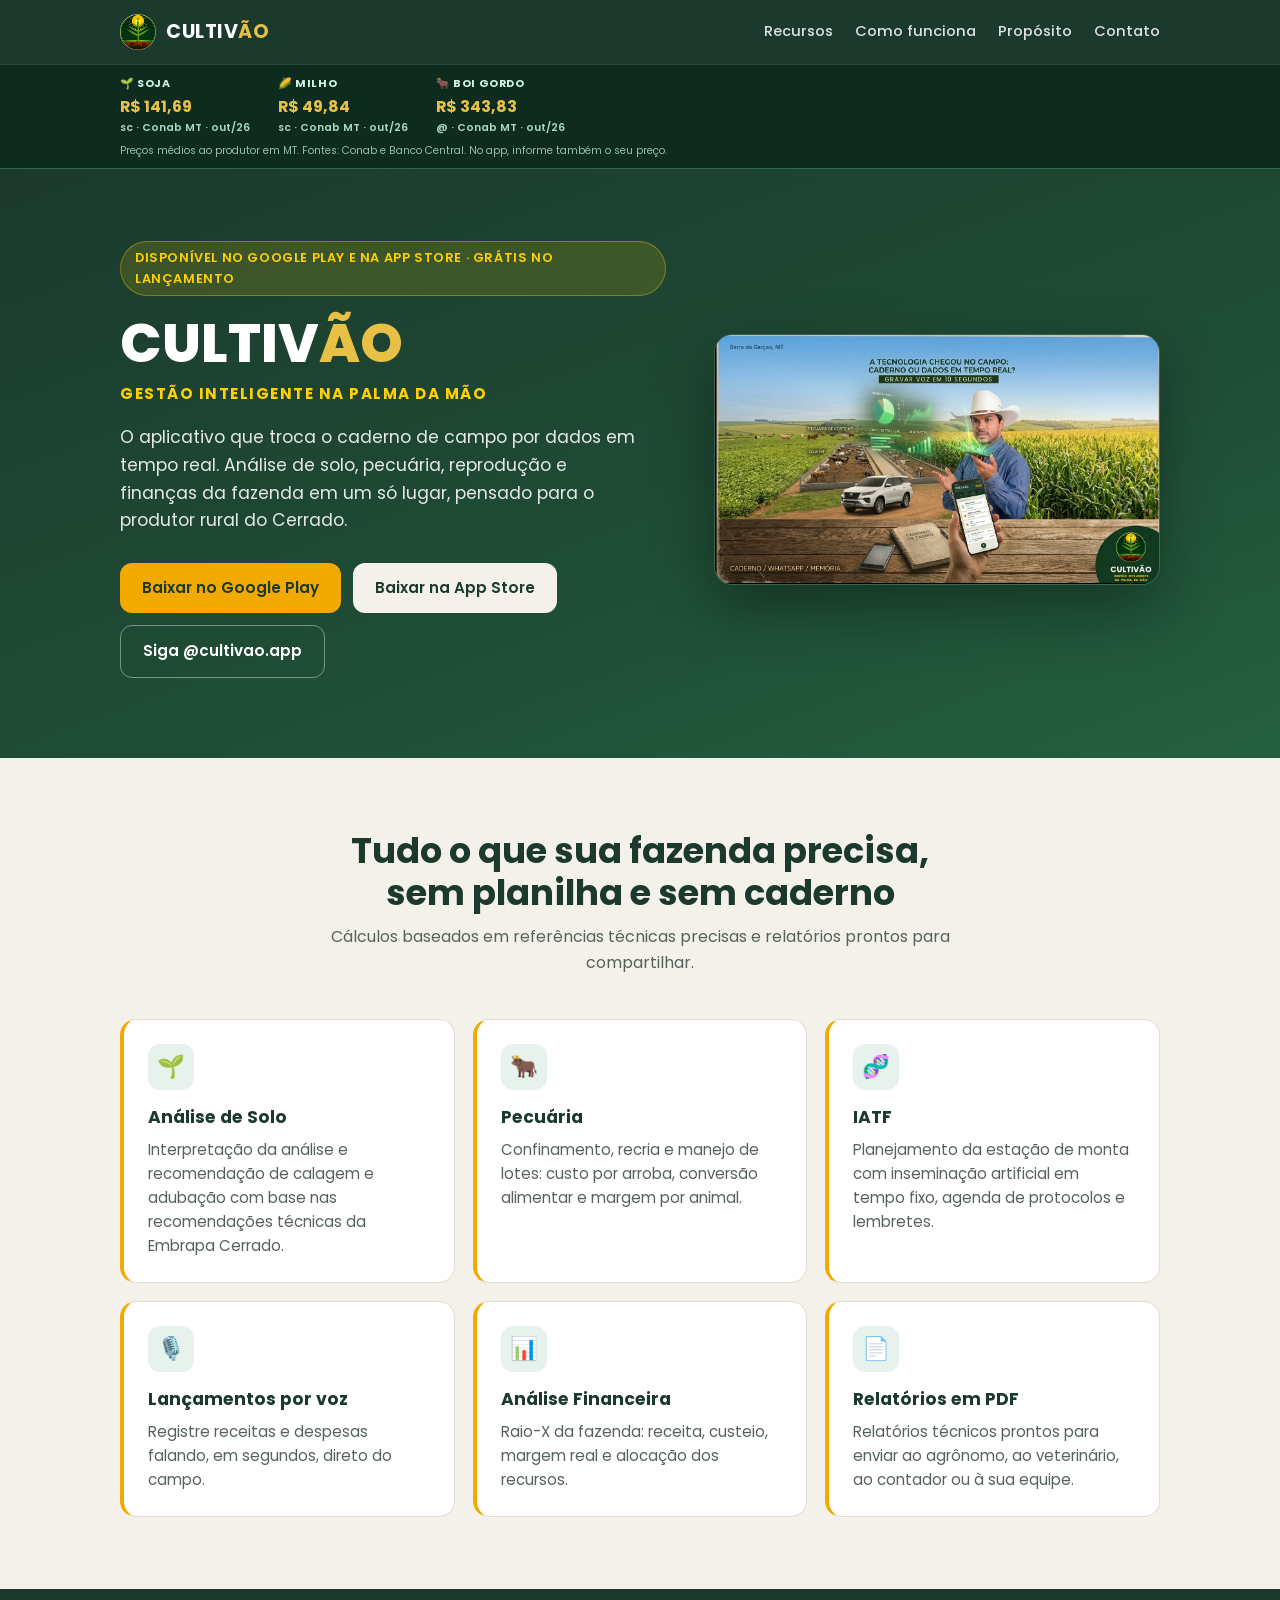
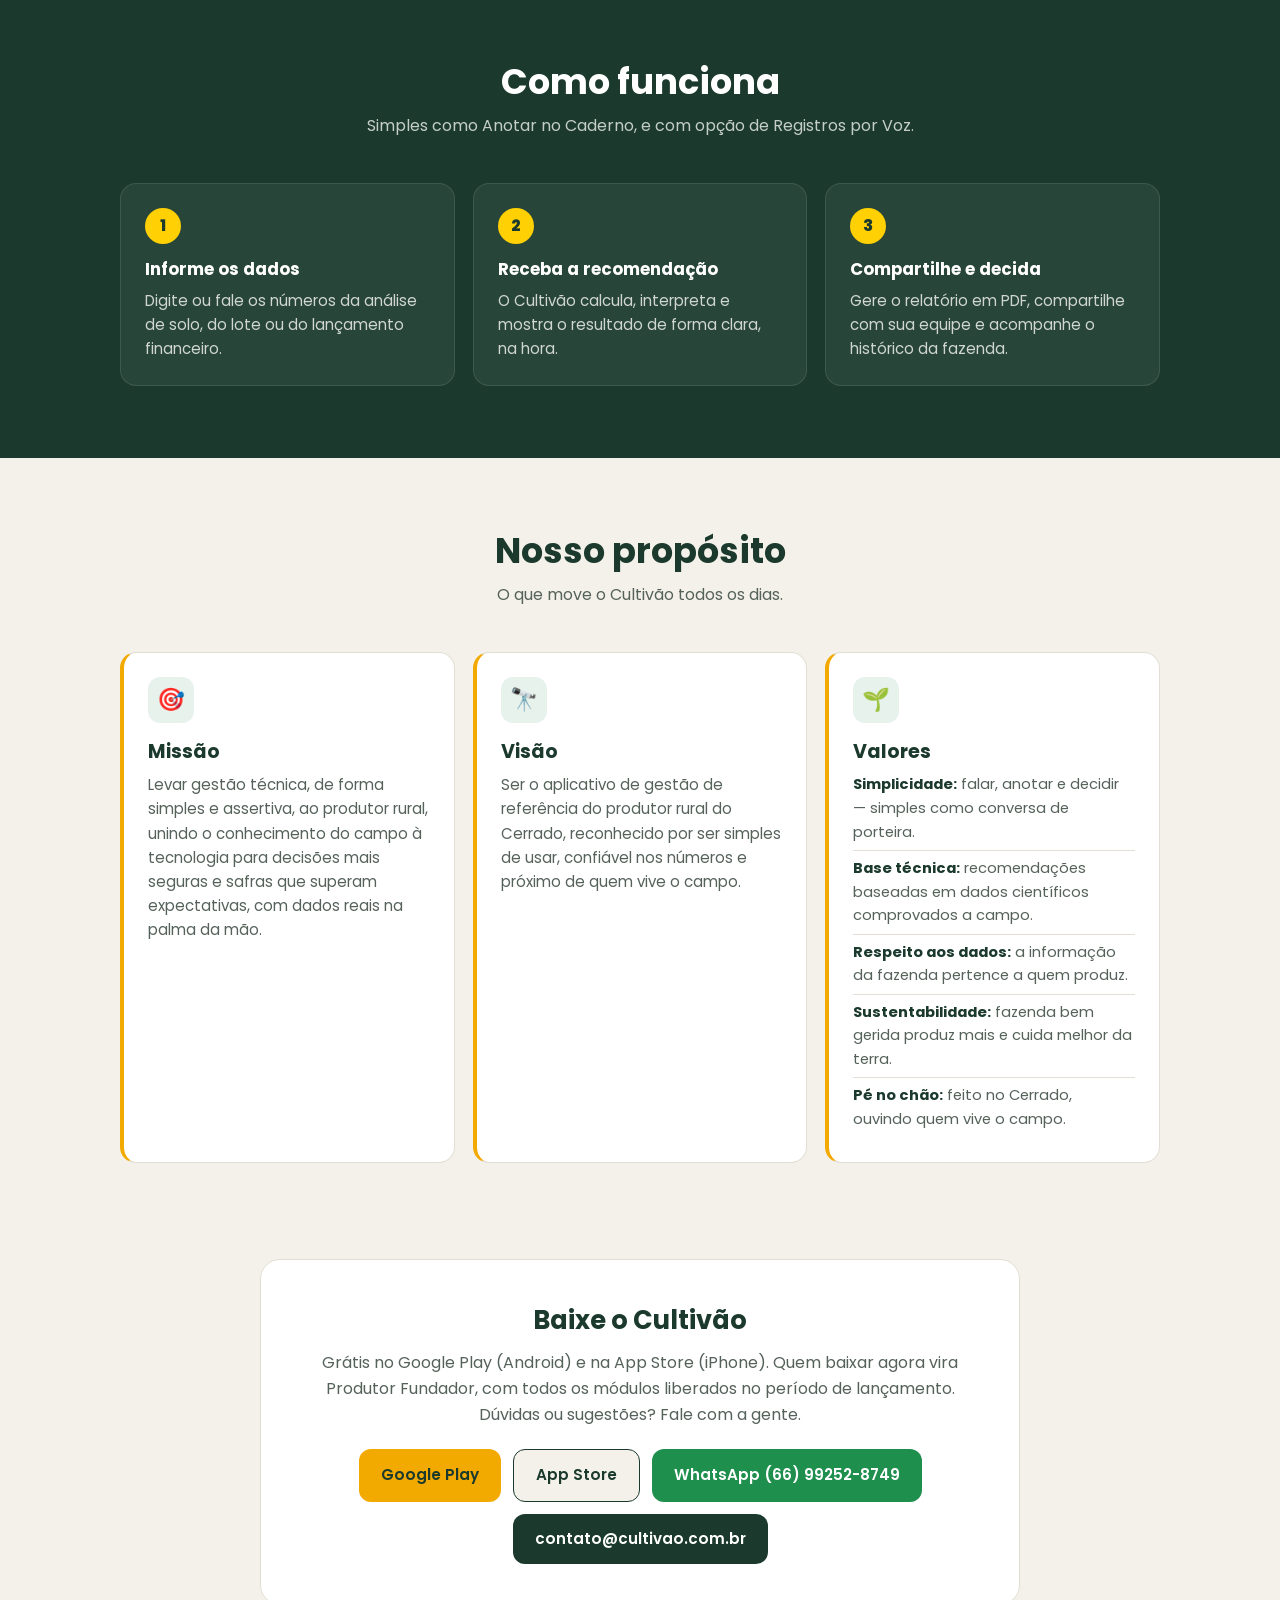
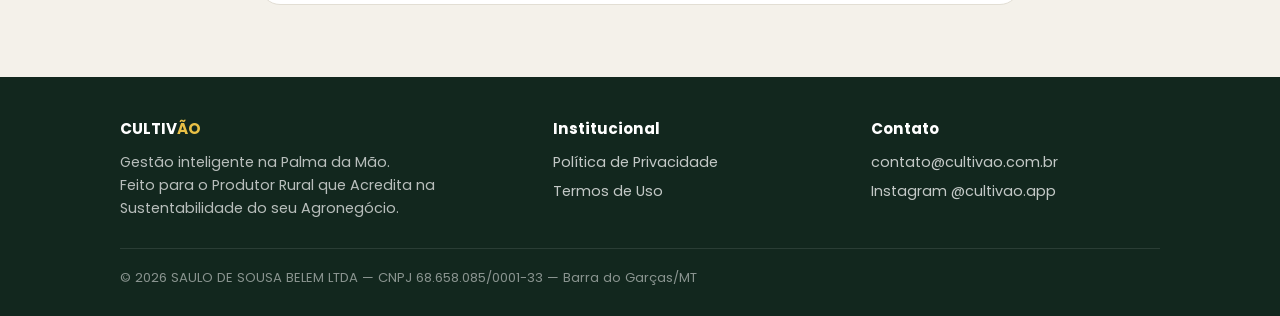
<file: index.html>
<!DOCTYPE html>
<html lang="pt-BR">
<head>
  <meta charset="UTF-8">
  <meta name="viewport" content="width=device-width, initial-scale=1.0">
  <title>Cultivão — Gestão inteligente na palma da mão</title>
  <meta name="description" content="Cultivão é o aplicativo de gestão para o produtor rural do Cerrado: análise de solo com base na Embrapa Cerrado, pecuária, IATF, lançamentos por voz e análise financeira da fazenda.">
  <meta property="og:title" content="Cultivão — Gestão inteligente na palma da mão">
  <meta property="og:description" content="Análise de solo, pecuária, IATF e finanças da fazenda em um só aplicativo.">
  <meta property="og:image" content="https://www.cultivao.com.br/capa.jpg">
  <meta property="og:url" content="https://www.cultivao.com.br/">
  <link rel="canonical" href="https://www.cultivao.com.br/">
  <link rel="icon" href="favicon.png" type="image/png">
  <link rel="apple-touch-icon" href="apple-touch-icon.png">
  <link rel="preconnect" href="https://fonts.googleapis.com">
  <link rel="preconnect" href="https://fonts.gstatic.com" crossorigin>
  <link href="https://fonts.googleapis.com/css2?family=Poppins:wght@400;500;600;700;800&display=swap" rel="stylesheet">
  <link rel="stylesheet" href="style.css">
</head>
<body>

<header class="topo">
  <div class="container">
    <a class="marca" href="./"><img src="logo.png" alt="Logo do Cultivão"><span>CULTIV<span class="ao">ÃO</span></span></a>
    <nav class="menu">
      <a href="#recursos">Recursos</a>
      <a class="opcional" href="#como-funciona">Como funciona</a>
      <a class="opcional" href="#proposito">Propósito</a>
      <a href="#contato">Contato</a>
    </nav>
  </div>
</header>

<div class="cotacoes" aria-label="Cotações">
  <div class="container">
    <div class="cot-lista">
      <div class="cot" id="cot-dolar-box"><span class="cot-nome">💵 DÓLAR</span><span class="cot-valor" id="cot-dolar">…</span><span class="cot-fonte" id="cot-dolar-f">PTAX · BCB</span></div>
      <div class="cot"><span class="cot-nome">🌱 SOJA</span><span class="cot-valor" id="cot-soja">…</span><span class="cot-fonte" id="cot-soja-f">sc 60 kg · Conab MT</span></div>
      <div class="cot"><span class="cot-nome">🌽 MILHO</span><span class="cot-valor" id="cot-milho">…</span><span class="cot-fonte" id="cot-milho-f">sc 60 kg · Conab MT</span></div>
      <div class="cot"><span class="cot-nome">🐂 BOI GORDO</span><span class="cot-valor" id="cot-boi">…</span><span class="cot-fonte" id="cot-boi-f">@ · Conab MT</span></div>
    </div>
    <div class="cot-nota">Preços médios ao produtor em MT. Fontes: Conab e Banco Central. No app, informe também o seu preço.</div>
  </div>
</div>

<main>
  <section class="hero">
    <div class="container">
      <div>
        <span class="selo">Disponível no Google Play e na App Store · grátis no lançamento</span>
        <h1>CULTIV<span class="ao">ÃO</span></h1>
        <div class="slogan">Gestão inteligente na palma da mão</div>
        <p class="lead">O aplicativo que troca o caderno de campo por dados em tempo real. Análise de solo, pecuária, reprodução e finanças da fazenda em um só lugar, pensado para o produtor rural do Cerrado.</p>
        <div class="botoes">
          <a class="btn btn-primario" href="https://play.google.com/store/apps/details?id=com.sauloviola.agrossb" target="_blank" rel="noopener">Baixar no Google Play</a>
          <a class="btn btn-primario" href="https://apps.apple.com/br/app/id6829585805" target="_blank" rel="noopener" style="background:#F4F1EA">Baixar na App Store</a>
          <a class="btn btn-secundario" href="https://instagram.com/cultivao.app" target="_blank" rel="noopener">Siga @cultivao.app</a>
        </div>
      </div>
      <div class="hero-img">
        <img src="capa.jpg" alt="Produtor rural usando o aplicativo Cultivão no campo, com lavoura de milho e confinamento ao fundo">
      </div>
    </div>
  </section>

  <section id="recursos">
    <div class="container">
      <div class="titulo-secao">
        <h2>Tudo o que sua fazenda precisa, sem planilha e sem caderno</h2>
        <p>Cálculos baseados em referências técnicas precisas e relatórios prontos para compartilhar.</p>
      </div>
      <div class="grade">
        <div class="card">
          <div class="icone">🌱</div>
          <h3>Análise de Solo</h3>
          <p>Interpretação da análise e recomendação de calagem e adubação com base nas recomendações técnicas da Embrapa Cerrado.</p>
        </div>
        <div class="card">
          <div class="icone">🐂</div>
          <h3>Pecuária</h3>
          <p>Confinamento, recria e manejo de lotes: custo por arroba, conversão alimentar e margem por animal.</p>
        </div>
        <div class="card">
          <div class="icone">🧬</div>
          <h3>IATF</h3>
          <p>Planejamento da estação de monta com inseminação artificial em tempo fixo, agenda de protocolos e lembretes.</p>
        </div>
        <div class="card">
          <div class="icone">🎙️</div>
          <h3>Lançamentos por voz</h3>
          <p>Registre receitas e despesas falando, em segundos, direto do campo.</p>
        </div>
        <div class="card">
          <div class="icone">📊</div>
          <h3>Análise Financeira</h3>
          <p>Raio-X da fazenda: receita, custeio, margem real e alocação dos recursos.</p>
        </div>
        <div class="card">
          <div class="icone">📄</div>
          <h3>Relatórios em PDF</h3>
          <p>Relatórios técnicos prontos para enviar ao agrônomo, ao veterinário, ao contador ou à sua equipe.</p>
        </div>
      </div>
    </div>
  </section>

  <section id="como-funciona" class="faixa">
    <div class="container">
      <div class="titulo-secao">
        <h2>Como funciona</h2>
        <p>Simples como Anotar no Caderno, e com opção de Registros por Voz.</p>
      </div>
      <div class="passos">
        <div class="passo">
          <h3>Informe os dados</h3>
          <p>Digite ou fale os números da análise de solo, do lote ou do lançamento financeiro.</p>
        </div>
        <div class="passo">
          <h3>Receba a recomendação</h3>
          <p>O Cultivão calcula, interpreta e mostra o resultado de forma clara, na hora.</p>
        </div>
        <div class="passo">
          <h3>Compartilhe e decida</h3>
          <p>Gere o relatório em PDF, compartilhe com sua equipe e acompanhe o histórico da fazenda.</p>
        </div>
      </div>
    </div>
  </section>

  <section id="proposito" class="proposito">
    <div class="container">
      <div class="titulo-secao">
        <h2>Nosso propósito</h2>
        <p>O que move o Cultivão todos os dias.</p>
      </div>
      <div class="grade">
        <div class="card">
          <div class="icone">🎯</div>
          <h3>Missão</h3>
          <p>Levar gestão técnica, de forma simples e assertiva, ao produtor rural, unindo o conhecimento do campo à tecnologia para decisões mais seguras e safras que superam expectativas, com dados reais na palma da mão.</p>
        </div>
        <div class="card">
          <div class="icone">🔭</div>
          <h3>Visão</h3>
          <p>Ser o aplicativo de gestão de referência do produtor rural do Cerrado, reconhecido por ser simples de usar, confiável nos números e próximo de quem vive o campo.</p>
        </div>
        <div class="card">
          <div class="icone">🌱</div>
          <h3>Valores</h3>
          <ul class="valores">
            <li><strong>Simplicidade:</strong> falar, anotar e decidir — simples como conversa de porteira.</li>
            <li><strong>Base técnica:</strong> recomendações baseadas em dados científicos comprovados a campo.</li>
            <li><strong>Respeito aos dados:</strong> a informação da fazenda pertence a quem produz.</li>
            <li><strong>Sustentabilidade:</strong> fazenda bem gerida produz mais e cuida melhor da terra.</li>
            <li><strong>Pé no chão:</strong> feito no Cerrado, ouvindo quem vive o campo.</li>
          </ul>
        </div>
      </div>
    </div>
  </section>

  <section id="contato">
    <div class="container">
      <div class="chamada">
        <h2>Baixe o Cultivão</h2>
        <p>Grátis no Google Play (Android) e na App Store (iPhone). Quem baixar agora vira Produtor Fundador, com todos os módulos liberados no período de lançamento. Dúvidas ou sugestões? Fale com a gente.</p>
        <div class="botoes" style="justify-content:center;margin-top:0">
          <a class="btn btn-primario" href="https://play.google.com/store/apps/details?id=com.sauloviola.agrossb" target="_blank" rel="noopener" style="background:#F2A900;color:#1B3A2D">Google Play</a>
          <a class="btn btn-primario" href="https://apps.apple.com/br/app/id6829585805" target="_blank" rel="noopener" style="background:#F4F1EA;color:#1B3A2D;border:1.5px solid #1B3A2D">App Store</a>
          <a class="btn btn-primario" href="https://wa.me/5566992528749?text=Ol%C3%A1%21%20Tenho%20uma%20d%C3%BAvida%20sobre%20o%20Cultiv%C3%A3o." target="_blank" rel="noopener" style="background:#1F8F4E">WhatsApp (66) 99252-8749</a>
          <a class="btn btn-primario" href="mailto:contato@cultivao.com.br?subject=Cultiv%C3%A3o">contato@cultivao.com.br</a>
        </div>
      </div>
    </div>
  </section>
</main>

<footer class="rodape">
  <div class="container">
    <div>
      <h4>CULTIV<span class="ao">ÃO</span></h4>
      <p>Gestão inteligente na Palma da Mão.<br>Feito para o Produtor Rural que Acredita na Sustentabilidade do seu Agronegócio.</p>
    </div>
    <div>
      <h4>Institucional</h4>
      <a href="privacidade.html">Política de Privacidade</a>
      <a href="termos.html">Termos de Uso</a>
    </div>
    <div>
      <h4>Contato</h4>
      <a href="mailto:contato@cultivao.com.br">contato@cultivao.com.br</a>
      <a href="https://instagram.com/cultivao.app" target="_blank" rel="noopener">Instagram @cultivao.app</a>
    </div>
    <div class="legal">
      © 2026 SAULO DE SOUSA BELEM LTDA — CNPJ 68.658.085/0001-33 — Barra do Garças/MT
    </div>
  </div>
</footer>

<script>
(function () {
  var MESES = ['jan','fev','mar','abr','mai','jun','jul','ago','set','out','nov','dez'];
  function reais(v) { return 'R$ ' + v.toLocaleString('pt-BR', { minimumFractionDigits: 2, maximumFractionDigits: 2 }); }
  function txt(id, t) { var el = document.getElementById(id); if (el) el.textContent = t; }
  function periodo(p) {
    var d = p.fim.split('-');
    return p.tipo === 'mensal' ? MESES[Number(d[1]) - 1] + '/' + d[0].slice(2) : d[2] + '/' + d[1];
  }
  // Soja, milho e boi: referência Conab (arquivo gerado da planilha da Conab)
  fetch('precos.json?t=' + Date.now(), { cache: 'no-store' })
    .then(function (r) { if (!r.ok) throw r.status; return r.json(); })
    .then(function (d) {
      var un = { soja: 'sc', milho: 'sc', boi: '@' };
      ['soja', 'milho', 'boi'].forEach(function (k) {
        var p = d.itens && d.itens[k];
        if (!p) { txt('cot-' + k, '—'); return; }
        txt('cot-' + k, reais(p.preco));
        txt('cot-' + k + '-f', un[k] + ' · Conab MT · ' + periodo(p));
      });
    })
    .catch(function () { ['soja', 'milho', 'boi'].forEach(function (k) { txt('cot-' + k, '—'); }); });
  // Dólar: PTAX do Banco Central (últimos 10 dias, pega a mais recente)
  function fmt(d) { return ('0' + (d.getMonth() + 1)).slice(-2) + '-' + ('0' + d.getDate()).slice(-2) + '-' + d.getFullYear(); }
  var fim = new Date(), ini = new Date(Date.now() - 10 * 864e5);
  var url = 'https://olinda.bcb.gov.br/olinda/servico/PTAX/versao/v1/odata/CotacaoDolarPeriodo(dataInicial=@dataInicial,dataFinalCotacao=@dataFinalCotacao)' +
    "?@dataInicial='" + fmt(ini) + "'&@dataFinalCotacao='" + fmt(fim) + "'&$orderby=dataHoraCotacao%20desc&$top=1&$format=json";
  fetch(url)
    .then(function (r) { return r.json(); })
    .then(function (d) {
      var u = d.value && d.value[0];
      if (!u) throw 0;
      var dt = String(u.dataHoraCotacao).slice(0, 10).split('-');
      txt('cot-dolar', reais(u.cotacaoVenda));
      txt('cot-dolar-f', 'PTAX ' + dt[2] + '/' + dt[1] + ' · BCB');
    })
    .catch(function () { var b = document.getElementById('cot-dolar-box'); if (b) b.style.display = 'none'; });
})();
</script>
</body>
</html>
</file>
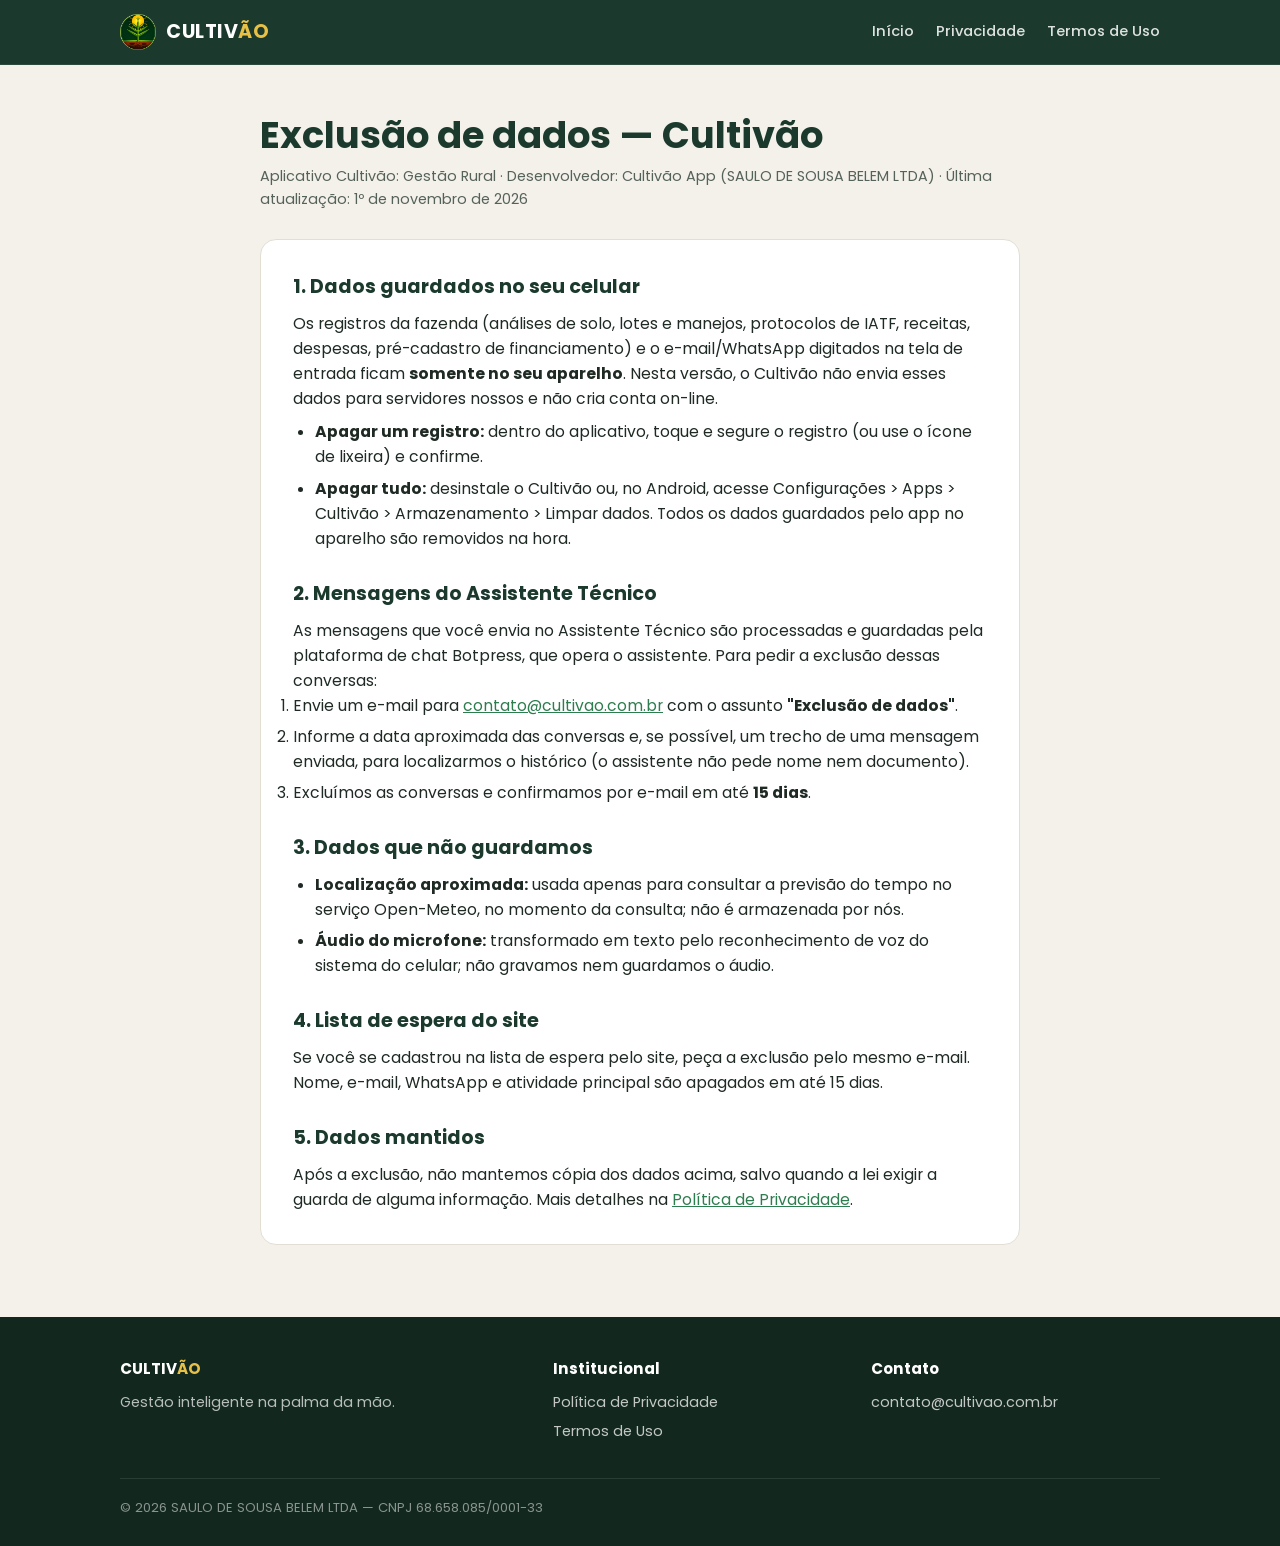
<file: excluir-dados.html>
<!DOCTYPE html>
<html lang="pt-BR">
<head>
  <meta charset="UTF-8">
  <meta name="viewport" content="width=device-width, initial-scale=1.0">
  <title>Exclusão de dados — Cultivão</title>
  <meta name="description" content="Como solicitar a exclusão dos seus dados do aplicativo Cultivão.">
  <link rel="canonical" href="https://www.cultivao.com.br/excluir-dados.html">
  <link rel="icon" href="favicon.png" type="image/png">
  <link rel="preconnect" href="https://fonts.googleapis.com">
  <link rel="preconnect" href="https://fonts.gstatic.com" crossorigin>
  <link href="https://fonts.googleapis.com/css2?family=Poppins:wght@400;500;600;700;800&display=swap" rel="stylesheet">
  <link rel="stylesheet" href="style.css">
</head>
<body>

<header class="topo">
  <div class="container">
    <a class="marca" href="./"><img src="logo.png" alt="Logo do Cultivão"><span>CULTIV<span class="ao">ÃO</span></span></a>
    <nav class="menu">
      <a href="./">Início</a>
      <a href="privacidade.html">Privacidade</a>
      <a href="termos.html">Termos de Uso</a>
    </nav>
  </div>
</header>

<main class="documento">
  <div class="container">
    <h1>Exclusão de dados — Cultivão</h1>
    <p class="atualizado">Aplicativo Cultivão: Gestão Rural · Desenvolvedor: Cultivão App (SAULO DE SOUSA BELEM LTDA) · Última atualização: 1º de novembro de 2026</p>

    <div class="caixa">
      <h2>1. Dados guardados no seu celular</h2>
      <p>Os registros da fazenda (análises de solo, lotes e manejos, protocolos de IATF, receitas, despesas, pré-cadastro de financiamento) e o e-mail/WhatsApp digitados na tela de entrada ficam <strong>somente no seu aparelho</strong>. Nesta versão, o Cultivão não envia esses dados para servidores nossos e não cria conta on-line.</p>
      <ul>
        <li><strong>Apagar um registro:</strong> dentro do aplicativo, toque e segure o registro (ou use o ícone de lixeira) e confirme.</li>
        <li><strong>Apagar tudo:</strong> desinstale o Cultivão ou, no Android, acesse Configurações &gt; Apps &gt; Cultivão &gt; Armazenamento &gt; Limpar dados. Todos os dados guardados pelo app no aparelho são removidos na hora.</li>
      </ul>

      <h2>2. Mensagens do Assistente Técnico</h2>
      <p>As mensagens que você envia no Assistente Técnico são processadas e guardadas pela plataforma de chat Botpress, que opera o assistente. Para pedir a exclusão dessas conversas:</p>
      <ol>
        <li>Envie um e-mail para <a href="mailto:contato@cultivao.com.br?subject=Exclus%C3%A3o%20de%20dados%20-%20Cultivao">contato@cultivao.com.br</a> com o assunto <strong>"Exclusão de dados"</strong>.</li>
        <li>Informe a data aproximada das conversas e, se possível, um trecho de uma mensagem enviada, para localizarmos o histórico (o assistente não pede nome nem documento).</li>
        <li>Excluímos as conversas e confirmamos por e-mail em até <strong>15 dias</strong>.</li>
      </ol>

      <h2>3. Dados que não guardamos</h2>
      <ul>
        <li><strong>Localização aproximada:</strong> usada apenas para consultar a previsão do tempo no serviço Open-Meteo, no momento da consulta; não é armazenada por nós.</li>
        <li><strong>Áudio do microfone:</strong> transformado em texto pelo reconhecimento de voz do sistema do celular; não gravamos nem guardamos o áudio.</li>
      </ul>

      <h2>4. Lista de espera do site</h2>
      <p>Se você se cadastrou na lista de espera pelo site, peça a exclusão pelo mesmo e-mail. Nome, e-mail, WhatsApp e atividade principal são apagados em até 15 dias.</p>

      <h2>5. Dados mantidos</h2>
      <p>Após a exclusão, não mantemos cópia dos dados acima, salvo quando a lei exigir a guarda de alguma informação. Mais detalhes na <a href="privacidade.html">Política de Privacidade</a>.</p>
    </div>
  </div>
</main>

<footer class="rodape">
  <div class="container">
    <div>
      <h4>CULTIV<span class="ao">ÃO</span></h4>
      <p>Gestão inteligente na palma da mão.</p>
    </div>
    <div>
      <h4>Institucional</h4>
      <a href="privacidade.html">Política de Privacidade</a>
      <a href="termos.html">Termos de Uso</a>
    </div>
    <div>
      <h4>Contato</h4>
      <a href="mailto:contato@cultivao.com.br">contato@cultivao.com.br</a>
    </div>
    <div class="legal">© 2026 SAULO DE SOUSA BELEM LTDA — CNPJ 68.658.085/0001-33</div>
  </div>
</footer>

</body>
</html>
</file>
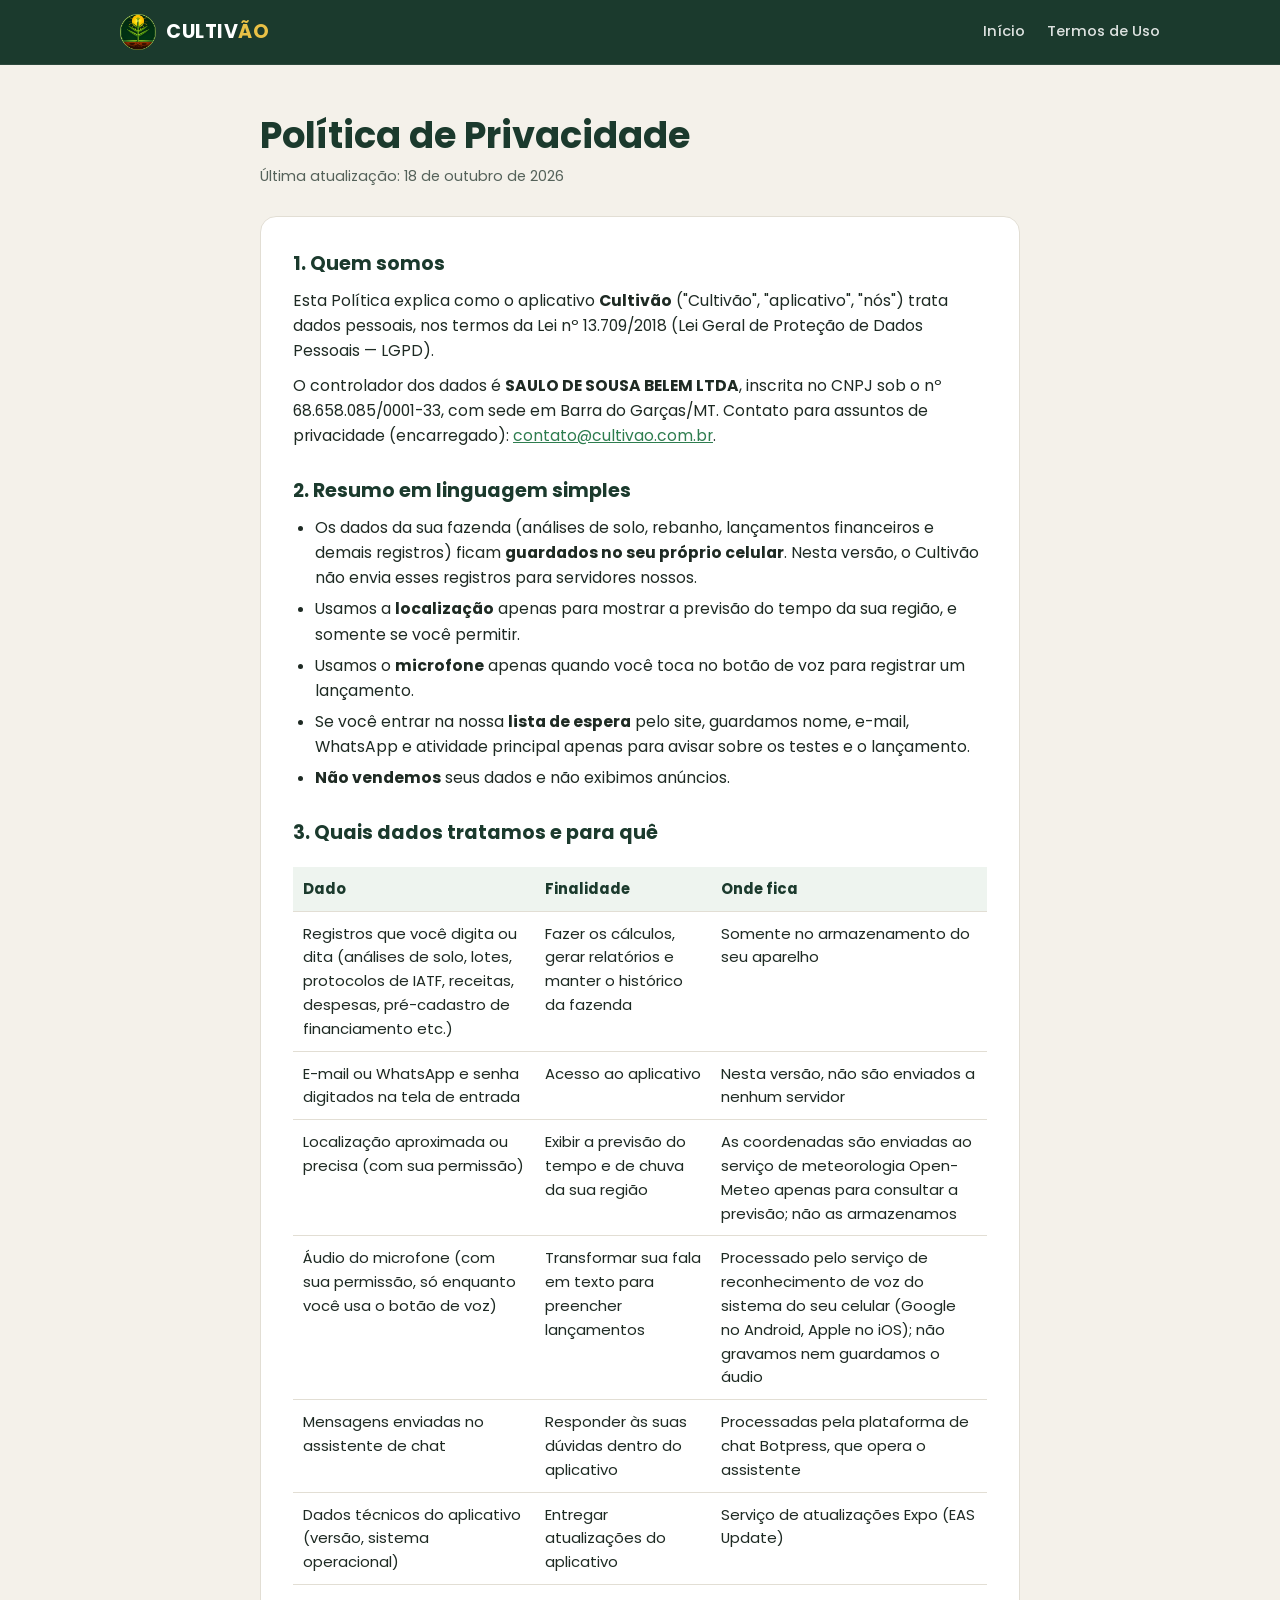
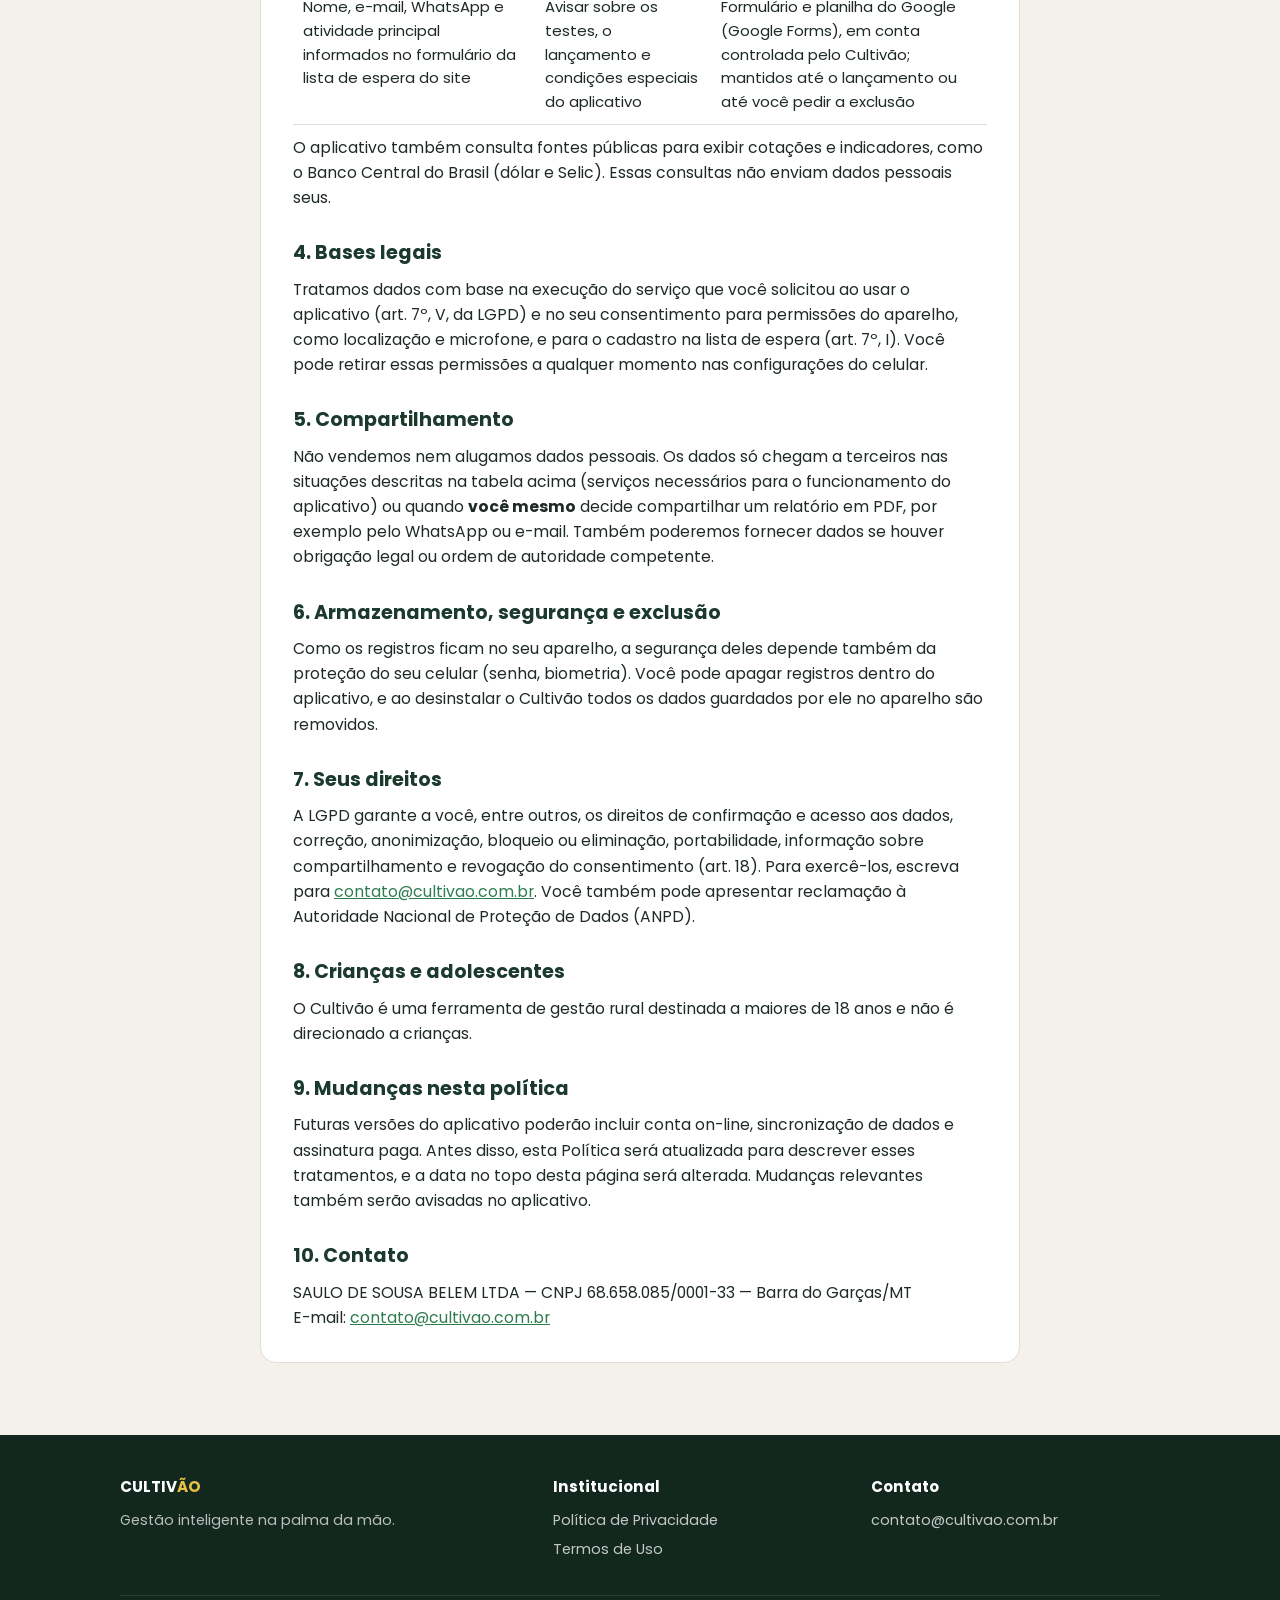
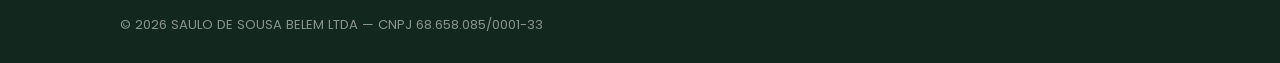
<file: privacidade.html>
<!DOCTYPE html>
<html lang="pt-BR">
<head>
  <meta charset="UTF-8">
  <meta name="viewport" content="width=device-width, initial-scale=1.0">
  <title>Política de Privacidade — Cultivão</title>
  <meta name="description" content="Política de Privacidade do aplicativo Cultivão, em conformidade com a Lei Geral de Proteção de Dados (LGPD).">
  <link rel="canonical" href="https://www.cultivao.com.br/privacidade.html">
  <link rel="icon" href="favicon.png" type="image/png">
  <link rel="preconnect" href="https://fonts.googleapis.com">
  <link rel="preconnect" href="https://fonts.gstatic.com" crossorigin>
  <link href="https://fonts.googleapis.com/css2?family=Poppins:wght@400;500;600;700;800&display=swap" rel="stylesheet">
  <link rel="stylesheet" href="style.css">
</head>
<body>

<header class="topo">
  <div class="container">
    <a class="marca" href="./"><img src="logo.png" alt="Logo do Cultivão"><span>CULTIV<span class="ao">ÃO</span></span></a>
    <nav class="menu">
      <a href="./">Início</a>
      <a href="termos.html">Termos de Uso</a>
    </nav>
  </div>
</header>

<main class="documento">
  <div class="container">
    <h1>Política de Privacidade</h1>
    <p class="atualizado">Última atualização: 18 de outubro de 2026</p>

    <div class="caixa">
      <h2>1. Quem somos</h2>
      <p>Esta Política explica como o aplicativo <strong>Cultivão</strong> ("Cultivão", "aplicativo", "nós") trata dados pessoais, nos termos da Lei nº 13.709/2018 (Lei Geral de Proteção de Dados Pessoais — LGPD).</p>
      <p>O controlador dos dados é <strong>SAULO DE SOUSA BELEM LTDA</strong>, inscrita no CNPJ sob o nº 68.658.085/0001-33, com sede em Barra do Garças/MT. Contato para assuntos de privacidade (encarregado): <a href="mailto:contato@cultivao.com.br">contato@cultivao.com.br</a>.</p>

      <h2>2. Resumo em linguagem simples</h2>
      <ul>
        <li>Os dados da sua fazenda (análises de solo, rebanho, lançamentos financeiros e demais registros) ficam <strong>guardados no seu próprio celular</strong>. Nesta versão, o Cultivão não envia esses registros para servidores nossos.</li>
        <li>Usamos a <strong>localização</strong> apenas para mostrar a previsão do tempo da sua região, e somente se você permitir.</li>
        <li>Usamos o <strong>microfone</strong> apenas quando você toca no botão de voz para registrar um lançamento.</li>
        <li>Se você entrar na nossa <strong>lista de espera</strong> pelo site, guardamos nome, e-mail, WhatsApp e atividade principal apenas para avisar sobre os testes e o lançamento.</li>
        <li><strong>Não vendemos</strong> seus dados e não exibimos anúncios.</li>
      </ul>

      <h2>3. Quais dados tratamos e para quê</h2>
      <div class="tabela-rolagem">
      <table>
        <tr><th>Dado</th><th>Finalidade</th><th>Onde fica</th></tr>
        <tr>
          <td>Registros que você digita ou dita (análises de solo, lotes, protocolos de IATF, receitas, despesas, pré-cadastro de financiamento etc.)</td>
          <td>Fazer os cálculos, gerar relatórios e manter o histórico da fazenda</td>
          <td>Somente no armazenamento do seu aparelho</td>
        </tr>
        <tr>
          <td>E-mail ou WhatsApp e senha digitados na tela de entrada</td>
          <td>Acesso ao aplicativo</td>
          <td>Nesta versão, não são enviados a nenhum servidor</td>
        </tr>
        <tr>
          <td>Localização aproximada ou precisa (com sua permissão)</td>
          <td>Exibir a previsão do tempo e de chuva da sua região</td>
          <td>As coordenadas são enviadas ao serviço de meteorologia Open-Meteo apenas para consultar a previsão; não as armazenamos</td>
        </tr>
        <tr>
          <td>Áudio do microfone (com sua permissão, só enquanto você usa o botão de voz)</td>
          <td>Transformar sua fala em texto para preencher lançamentos</td>
          <td>Processado pelo serviço de reconhecimento de voz do sistema do seu celular (Google no Android, Apple no iOS); não gravamos nem guardamos o áudio</td>
        </tr>
        <tr>
          <td>Mensagens enviadas no assistente de chat</td>
          <td>Responder às suas dúvidas dentro do aplicativo</td>
          <td>Processadas pela plataforma de chat Botpress, que opera o assistente</td>
        </tr>
        <tr>
          <td>Dados técnicos do aplicativo (versão, sistema operacional)</td>
          <td>Entregar atualizações do aplicativo</td>
          <td>Serviço de atualizações Expo (EAS Update)</td>
        </tr>
        <tr>
          <td>Nome, e-mail, WhatsApp e atividade principal informados no formulário da lista de espera do site</td>
          <td>Avisar sobre os testes, o lançamento e condições especiais do aplicativo</td>
          <td>Formulário e planilha do Google (Google Forms), em conta controlada pelo Cultivão; mantidos até o lançamento ou até você pedir a exclusão</td>
        </tr>
      </table>
      </div>
      <p>O aplicativo também consulta fontes públicas para exibir cotações e indicadores, como o Banco Central do Brasil (dólar e Selic). Essas consultas não enviam dados pessoais seus.</p>

      <h2>4. Bases legais</h2>
      <p>Tratamos dados com base na execução do serviço que você solicitou ao usar o aplicativo (art. 7º, V, da LGPD) e no seu consentimento para permissões do aparelho, como localização e microfone, e para o cadastro na lista de espera (art. 7º, I). Você pode retirar essas permissões a qualquer momento nas configurações do celular.</p>

      <h2>5. Compartilhamento</h2>
      <p>Não vendemos nem alugamos dados pessoais. Os dados só chegam a terceiros nas situações descritas na tabela acima (serviços necessários para o funcionamento do aplicativo) ou quando <strong>você mesmo</strong> decide compartilhar um relatório em PDF, por exemplo pelo WhatsApp ou e-mail. Também poderemos fornecer dados se houver obrigação legal ou ordem de autoridade competente.</p>

      <h2>6. Armazenamento, segurança e exclusão</h2>
      <p>Como os registros ficam no seu aparelho, a segurança deles depende também da proteção do seu celular (senha, biometria). Você pode apagar registros dentro do aplicativo, e ao desinstalar o Cultivão todos os dados guardados por ele no aparelho são removidos.</p>

      <h2>7. Seus direitos</h2>
      <p>A LGPD garante a você, entre outros, os direitos de confirmação e acesso aos dados, correção, anonimização, bloqueio ou eliminação, portabilidade, informação sobre compartilhamento e revogação do consentimento (art. 18). Para exercê-los, escreva para <a href="mailto:contato@cultivao.com.br">contato@cultivao.com.br</a>. Você também pode apresentar reclamação à Autoridade Nacional de Proteção de Dados (ANPD).</p>

      <h2>8. Crianças e adolescentes</h2>
      <p>O Cultivão é uma ferramenta de gestão rural destinada a maiores de 18 anos e não é direcionado a crianças.</p>

      <h2>9. Mudanças nesta política</h2>
      <p>Futuras versões do aplicativo poderão incluir conta on-line, sincronização de dados e assinatura paga. Antes disso, esta Política será atualizada para descrever esses tratamentos, e a data no topo desta página será alterada. Mudanças relevantes também serão avisadas no aplicativo.</p>

      <h2>10. Contato</h2>
      <p>SAULO DE SOUSA BELEM LTDA — CNPJ 68.658.085/0001-33 — Barra do Garças/MT<br>
      E-mail: <a href="mailto:contato@cultivao.com.br">contato@cultivao.com.br</a></p>
    </div>
  </div>
</main>

<footer class="rodape">
  <div class="container">
    <div>
      <h4>CULTIV<span class="ao">ÃO</span></h4>
      <p>Gestão inteligente na palma da mão.</p>
    </div>
    <div>
      <h4>Institucional</h4>
      <a href="privacidade.html">Política de Privacidade</a>
      <a href="termos.html">Termos de Uso</a>
    </div>
    <div>
      <h4>Contato</h4>
      <a href="mailto:contato@cultivao.com.br">contato@cultivao.com.br</a>
    </div>
    <div class="legal">© 2026 SAULO DE SOUSA BELEM LTDA — CNPJ 68.658.085/0001-33</div>
  </div>
</footer>

</body>
</html>
</file>
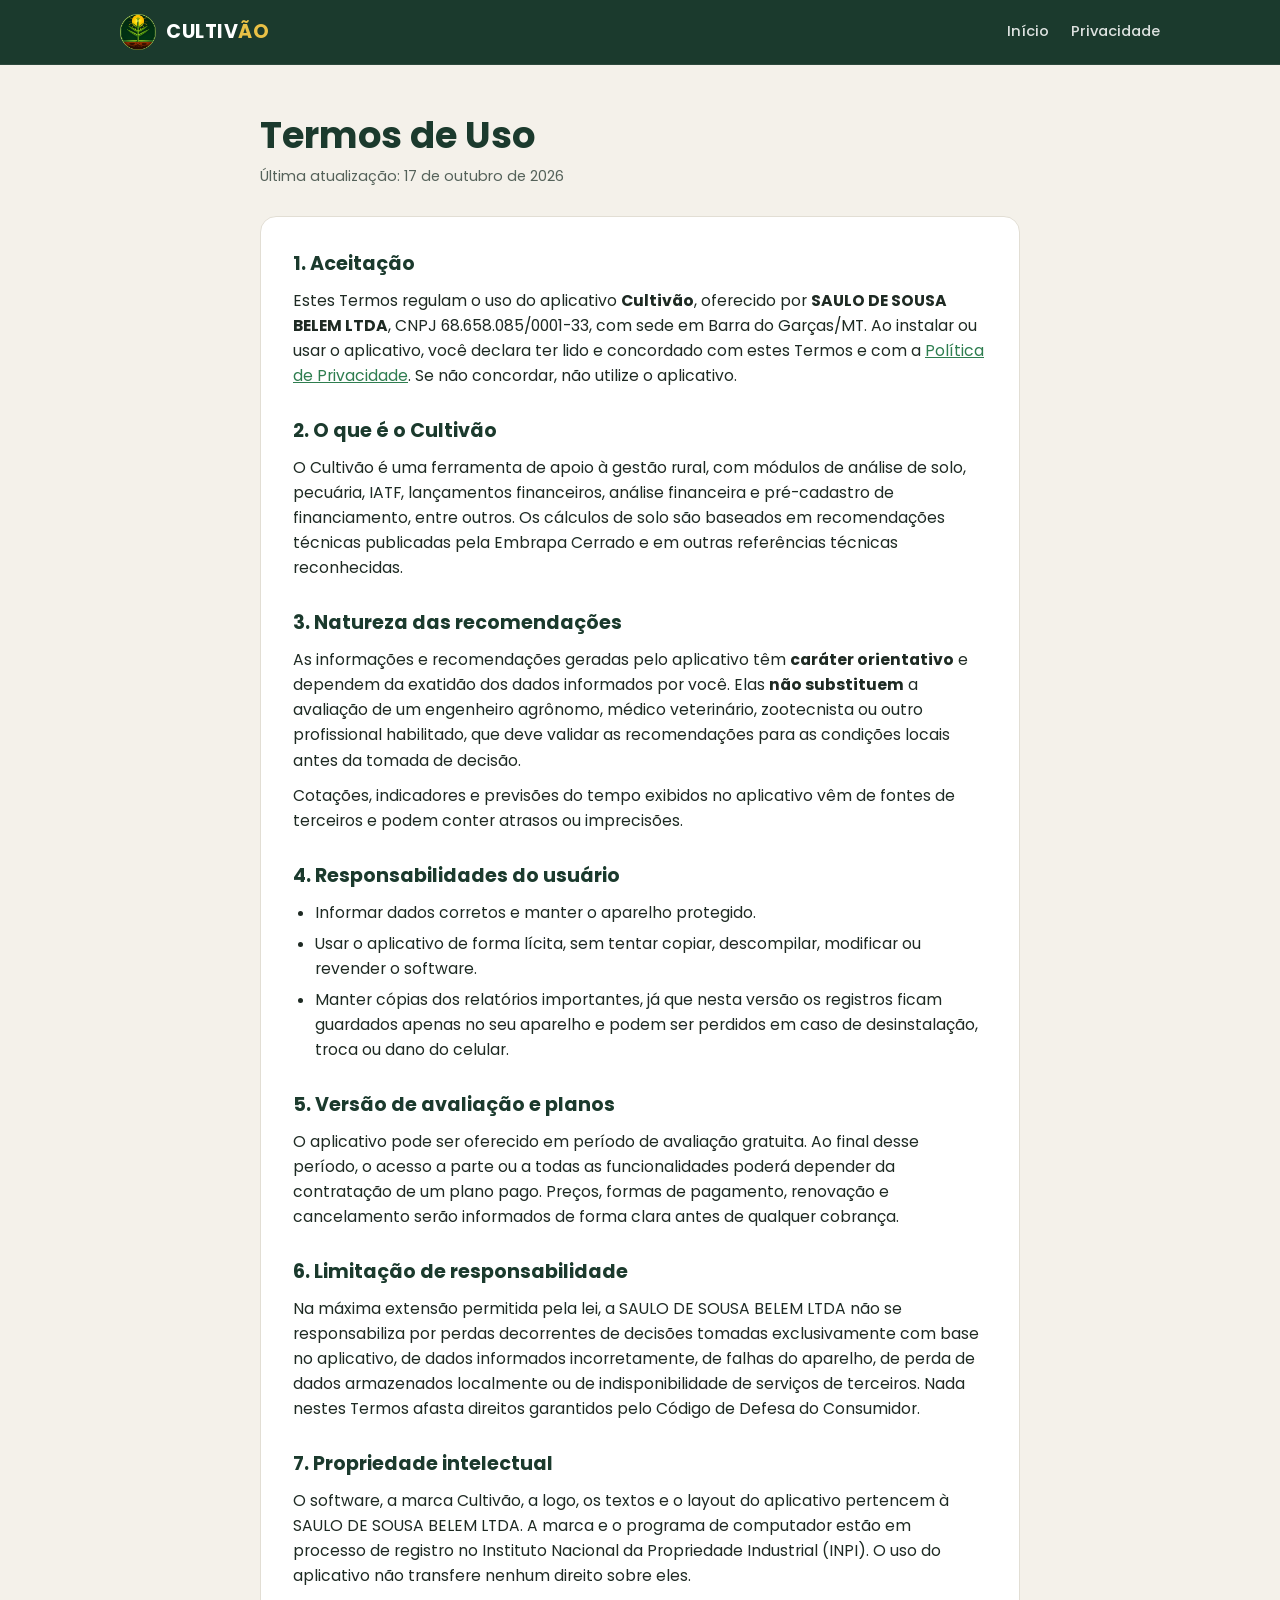
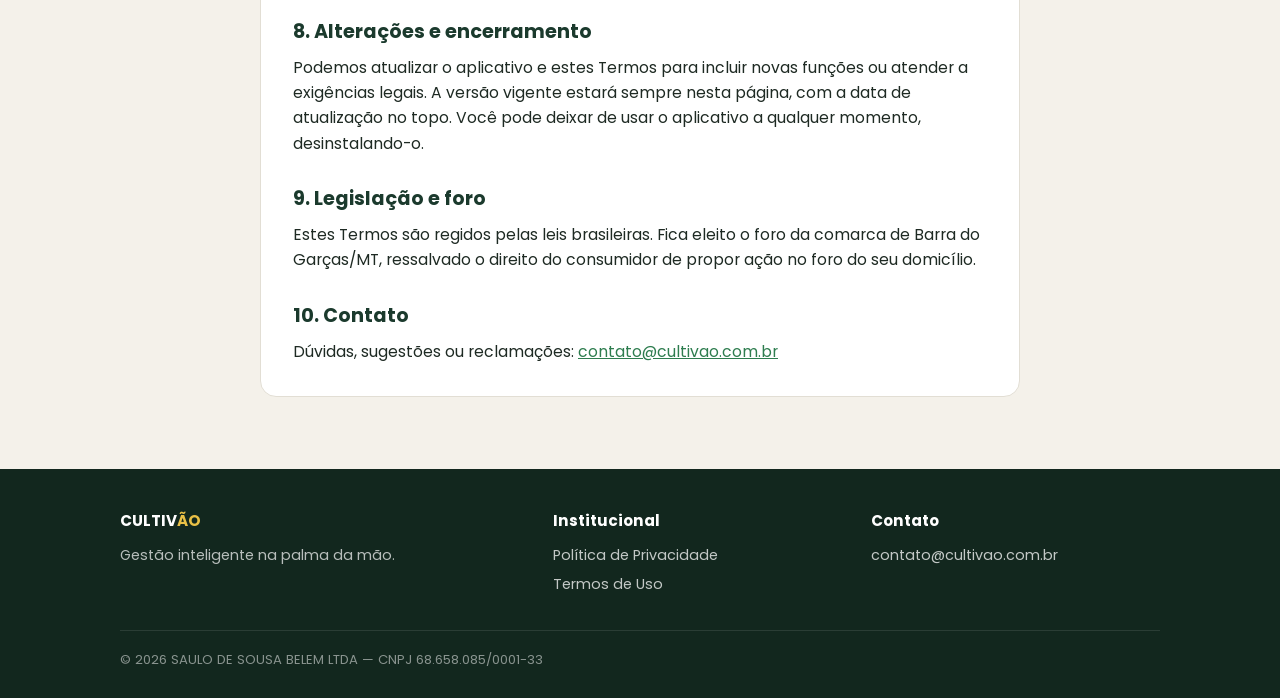
<file: termos.html>
<!DOCTYPE html>
<html lang="pt-BR">
<head>
  <meta charset="UTF-8">
  <meta name="viewport" content="width=device-width, initial-scale=1.0">
  <title>Termos de Uso — Cultivão</title>
  <meta name="description" content="Termos de Uso do aplicativo Cultivão.">
  <link rel="canonical" href="https://www.cultivao.com.br/termos.html">
  <link rel="icon" href="favicon.png" type="image/png">
  <link rel="preconnect" href="https://fonts.googleapis.com">
  <link rel="preconnect" href="https://fonts.gstatic.com" crossorigin>
  <link href="https://fonts.googleapis.com/css2?family=Poppins:wght@400;500;600;700;800&display=swap" rel="stylesheet">
  <link rel="stylesheet" href="style.css">
</head>
<body>

<header class="topo">
  <div class="container">
    <a class="marca" href="./"><img src="logo.png" alt="Logo do Cultivão"><span>CULTIV<span class="ao">ÃO</span></span></a>
    <nav class="menu">
      <a href="./">Início</a>
      <a href="privacidade.html">Privacidade</a>
    </nav>
  </div>
</header>

<main class="documento">
  <div class="container">
    <h1>Termos de Uso</h1>
    <p class="atualizado">Última atualização: 17 de outubro de 2026</p>

    <div class="caixa">
      <h2>1. Aceitação</h2>
      <p>Estes Termos regulam o uso do aplicativo <strong>Cultivão</strong>, oferecido por <strong>SAULO DE SOUSA BELEM LTDA</strong>, CNPJ 68.658.085/0001-33, com sede em Barra do Garças/MT. Ao instalar ou usar o aplicativo, você declara ter lido e concordado com estes Termos e com a <a href="privacidade.html">Política de Privacidade</a>. Se não concordar, não utilize o aplicativo.</p>

      <h2>2. O que é o Cultivão</h2>
      <p>O Cultivão é uma ferramenta de apoio à gestão rural, com módulos de análise de solo, pecuária, IATF, lançamentos financeiros, análise financeira e pré-cadastro de financiamento, entre outros. Os cálculos de solo são baseados em recomendações técnicas publicadas pela Embrapa Cerrado e em outras referências técnicas reconhecidas.</p>

      <h2>3. Natureza das recomendações</h2>
      <p>As informações e recomendações geradas pelo aplicativo têm <strong>caráter orientativo</strong> e dependem da exatidão dos dados informados por você. Elas <strong>não substituem</strong> a avaliação de um engenheiro agrônomo, médico veterinário, zootecnista ou outro profissional habilitado, que deve validar as recomendações para as condições locais antes da tomada de decisão.</p>
      <p>Cotações, indicadores e previsões do tempo exibidos no aplicativo vêm de fontes de terceiros e podem conter atrasos ou imprecisões.</p>

      <h2>4. Responsabilidades do usuário</h2>
      <ul>
        <li>Informar dados corretos e manter o aparelho protegido.</li>
        <li>Usar o aplicativo de forma lícita, sem tentar copiar, descompilar, modificar ou revender o software.</li>
        <li>Manter cópias dos relatórios importantes, já que nesta versão os registros ficam guardados apenas no seu aparelho e podem ser perdidos em caso de desinstalação, troca ou dano do celular.</li>
      </ul>

      <h2>5. Versão de avaliação e planos</h2>
      <p>O aplicativo pode ser oferecido em período de avaliação gratuita. Ao final desse período, o acesso a parte ou a todas as funcionalidades poderá depender da contratação de um plano pago. Preços, formas de pagamento, renovação e cancelamento serão informados de forma clara antes de qualquer cobrança.</p>

      <h2>6. Limitação de responsabilidade</h2>
      <p>Na máxima extensão permitida pela lei, a SAULO DE SOUSA BELEM LTDA não se responsabiliza por perdas decorrentes de decisões tomadas exclusivamente com base no aplicativo, de dados informados incorretamente, de falhas do aparelho, de perda de dados armazenados localmente ou de indisponibilidade de serviços de terceiros. Nada nestes Termos afasta direitos garantidos pelo Código de Defesa do Consumidor.</p>

      <h2>7. Propriedade intelectual</h2>
      <p>O software, a marca Cultivão, a logo, os textos e o layout do aplicativo pertencem à SAULO DE SOUSA BELEM LTDA. A marca e o programa de computador estão em processo de registro no Instituto Nacional da Propriedade Industrial (INPI). O uso do aplicativo não transfere nenhum direito sobre eles.</p>

      <h2>8. Alterações e encerramento</h2>
      <p>Podemos atualizar o aplicativo e estes Termos para incluir novas funções ou atender a exigências legais. A versão vigente estará sempre nesta página, com a data de atualização no topo. Você pode deixar de usar o aplicativo a qualquer momento, desinstalando-o.</p>

      <h2>9. Legislação e foro</h2>
      <p>Estes Termos são regidos pelas leis brasileiras. Fica eleito o foro da comarca de Barra do Garças/MT, ressalvado o direito do consumidor de propor ação no foro do seu domicílio.</p>

      <h2>10. Contato</h2>
      <p>Dúvidas, sugestões ou reclamações: <a href="mailto:contato@cultivao.com.br">contato@cultivao.com.br</a></p>
    </div>
  </div>
</main>

<footer class="rodape">
  <div class="container">
    <div>
      <h4>CULTIV<span class="ao">ÃO</span></h4>
      <p>Gestão inteligente na palma da mão.</p>
    </div>
    <div>
      <h4>Institucional</h4>
      <a href="privacidade.html">Política de Privacidade</a>
      <a href="termos.html">Termos de Uso</a>
    </div>
    <div>
      <h4>Contato</h4>
      <a href="mailto:contato@cultivao.com.br">contato@cultivao.com.br</a>
    </div>
    <div class="legal">© 2026 SAULO DE SOUSA BELEM LTDA — CNPJ 68.658.085/0001-33</div>
  </div>
</footer>

</body>
</html>
</file>
<file: style.css>
:root {
  --verde-escuro: #1B3A2D;
  --verde: #1F4D36;
  --verde-claro: #2E7D4F;
  --sol: #FFD004;
  --marca-ouro: #E9C046;
  --laranja: #F2A900;
  --creme: #F4F1EA;
  --texto: #1E2A23;
  --texto-suave: #55625A;
  --branco: #FFFFFF;
  --borda: #E2DED4;
}

* { box-sizing: border-box; margin: 0; padding: 0; }

html { scroll-behavior: smooth; }

body {
  font-family: 'Poppins', system-ui, -apple-system, 'Segoe UI', Roboto, sans-serif;
  background: var(--creme);
  color: var(--texto);
  line-height: 1.6;
  -webkit-font-smoothing: antialiased;
}

a { color: var(--verde-claro); }

.container { width: 100%; max-width: 1080px; margin: 0 auto; padding: 0 20px; }

/* Topo */
.topo {
  background: var(--verde-escuro);
  position: sticky; top: 0; z-index: 10;
  border-bottom: 1px solid rgba(255,255,255,.08);
}
.topo .container { display: flex; align-items: center; justify-content: space-between; height: 64px; }
.marca { display: flex; align-items: center; gap: 10px; text-decoration: none; color: var(--branco); }
.marca img { width: 36px; height: 36px; }
.marca span { font-weight: 700; font-size: 1.2rem; letter-spacing: .5px; }
.menu { display: flex; gap: 22px; }
.menu a { color: rgba(255,255,255,.85); text-decoration: none; font-size: .92rem; font-weight: 500; }
.menu a:hover { color: var(--sol); }

/* Hero */
.hero {
  background: linear-gradient(160deg, var(--verde-escuro) 0%, var(--verde) 60%, #24603F 100%);
  color: var(--branco);
  padding: 72px 0 80px;
  overflow: hidden;
}
.hero .container { display: grid; grid-template-columns: 1.1fr .9fr; gap: 48px; align-items: center; }
.selo {
  display: inline-block; background: rgba(255,208,4,.14); color: var(--sol);
  border: 1px solid rgba(255,208,4,.35); border-radius: 999px;
  padding: 6px 14px; font-size: .8rem; font-weight: 600; letter-spacing: .6px; text-transform: uppercase;
}
.hero h1 { font-size: clamp(2.2rem, 5vw, 3.4rem); line-height: 1.1; margin: 18px 0 8px; font-weight: 800; }
.hero .slogan { color: var(--sol); font-weight: 700; letter-spacing: 1.5px; text-transform: uppercase; font-size: .95rem; }
.hero p.lead { margin-top: 18px; font-size: 1.08rem; color: rgba(255,255,255,.88); max-width: 520px; }
.botoes { display: flex; flex-wrap: wrap; gap: 12px; margin-top: 28px; }
.btn {
  display: inline-flex; align-items: center; gap: 8px; text-decoration: none;
  padding: 13px 22px; border-radius: 12px; font-weight: 600; font-size: .95rem;
}
.btn-primario { background: var(--laranja); color: var(--verde-escuro); }
.btn-primario:hover { background: var(--sol); }
.btn-secundario { border: 1.5px solid rgba(255,255,255,.4); color: var(--branco); }
.btn-secundario:hover { border-color: var(--sol); color: var(--sol); }
.hero-img img {
  width: 100%; border-radius: 18px; display: block;
  box-shadow: 0 24px 60px rgba(0,0,0,.35);
  border: 1px solid rgba(255,255,255,.12);
}

/* Seções */
section { padding: 72px 0; }
.titulo-secao { text-align: center; max-width: 640px; margin: 0 auto 44px; }
.titulo-secao h2 { font-size: clamp(1.6rem, 3.4vw, 2.2rem); color: var(--verde-escuro); line-height: 1.2; }
.titulo-secao p { color: var(--texto-suave); margin-top: 10px; }

.grade { display: grid; grid-template-columns: repeat(3, 1fr); gap: 18px; }
.card {
  background: var(--branco); border: 1px solid var(--borda); border-radius: 16px;
  padding: 24px; border-left: 4px solid var(--laranja);
}
.card .icone {
  width: 46px; height: 46px; border-radius: 12px; display: grid; place-items: center;
  background: #E8F2EC; font-size: 1.4rem; margin-bottom: 14px;
}
.card h3 { font-size: 1.08rem; color: var(--verde-escuro); margin-bottom: 6px; }
.card p { color: var(--texto-suave); font-size: .94rem; }

.faixa { background: var(--verde-escuro); color: var(--branco); }
.faixa .titulo-secao h2 { color: var(--branco); }
.faixa .titulo-secao p { color: rgba(255,255,255,.75); }
.passos { display: grid; grid-template-columns: repeat(3, 1fr); gap: 18px; counter-reset: passo; }
.passo { background: rgba(255,255,255,.06); border: 1px solid rgba(255,255,255,.1); border-radius: 16px; padding: 24px; }
.passo::before {
  counter-increment: passo; content: counter(passo);
  display: grid; place-items: center; width: 36px; height: 36px; border-radius: 50%;
  background: var(--sol); color: var(--verde-escuro); font-weight: 800; margin-bottom: 12px;
}
.passo h3 { font-size: 1.05rem; margin-bottom: 6px; }
.passo p { color: rgba(255,255,255,.78); font-size: .94rem; }

.chamada {
  background: var(--branco); border: 1px solid var(--borda); border-radius: 20px;
  padding: 40px; text-align: center; max-width: 760px; margin: 0 auto;
}
.chamada h2 { color: var(--verde-escuro); font-size: 1.6rem; }
.chamada p { color: var(--texto-suave); margin: 10px 0 22px; }
.chamada .btn-primario { background: var(--verde-escuro); color: var(--branco); }
.chamada .btn-primario:hover { background: var(--verde-claro); }

/* Rodapé */
.rodape { background: #12271E; color: rgba(255,255,255,.7); padding: 40px 0 28px; font-size: .9rem; }
.rodape .container { display: grid; grid-template-columns: 1.4fr 1fr 1fr; gap: 28px; }
.rodape h4 { color: var(--branco); margin-bottom: 10px; font-size: .95rem; }
.rodape a { color: rgba(255,255,255,.75); text-decoration: none; display: block; margin-bottom: 6px; }
.rodape a:hover { color: var(--sol); }
.rodape .legal { grid-column: 1 / -1; border-top: 1px solid rgba(255,255,255,.1); padding-top: 18px; font-size: .82rem; color: rgba(255,255,255,.5); }

/* Páginas de texto (política e termos) */
.documento { padding: 48px 0 72px; }
.documento .container { max-width: 800px; }
.documento h1 { color: var(--verde-escuro); font-size: clamp(1.7rem, 4vw, 2.3rem); line-height: 1.2; }
.documento .atualizado { color: var(--texto-suave); font-size: .9rem; margin: 8px 0 28px; }
.documento .caixa {
  background: var(--branco); border: 1px solid var(--borda); border-radius: 16px; padding: 32px;
}
.documento h2 { color: var(--verde-escuro); font-size: 1.2rem; margin: 28px 0 8px; }
.documento h2:first-child { margin-top: 0; }
.documento p, .documento li { color: var(--texto); font-size: .98rem; }
.documento p + p { margin-top: 10px; }
.documento ul { padding-left: 22px; margin: 8px 0; }
.documento li { margin-bottom: 6px; }
.documento table { width: 100%; border-collapse: collapse; margin: 10px 0; font-size: .93rem; }
.documento th, .documento td { text-align: left; padding: 10px; border-bottom: 1px solid var(--borda); vertical-align: top; }
.documento th { background: #EEF4EF; color: var(--verde-escuro); }
.tabela-rolagem { overflow-x: auto; }

@media (max-width: 860px) {
  .hero .container { grid-template-columns: 1fr; gap: 36px; }
  .grade, .passos { grid-template-columns: 1fr 1fr; }
  .rodape .container { grid-template-columns: 1fr 1fr; }
}
@media (max-width: 600px) {
  .menu { gap: 14px; }
  .menu a.opcional { display: none; }
  .hero { padding: 48px 0 56px; }
  .grade, .passos { grid-template-columns: 1fr; }
  .rodape .container { grid-template-columns: 1fr; }
  .documento .caixa { padding: 20px; }
  .chamada { padding: 28px 20px; }
}

/* "ÃO" dourado da marca Cultivão */
.ao { color: var(--marca-ouro); }

/* Seção Nosso propósito */
.proposito { padding-bottom: 24px; }
.proposito .card h3 { font-size: 1.2rem; }
.valores { list-style: none; margin-top: 4px; }
.valores li { color: var(--texto-suave); font-size: .92rem; padding: 6px 0; border-top: 1px solid var(--borda); }
.valores li:first-child { border-top: 0; padding-top: 0; }
.valores strong { color: var(--verde-escuro); }
@media (max-width: 860px) { .proposito .grade { grid-template-columns: 1fr; } }

/* Faixa de cotações (igual ao app) */
.cotacoes { background: #0D2B1F; border-bottom: 1px solid #2D6A4F; color: #CFF5E3; padding: 10px 0 8px; }
.cot-lista { display: flex; gap: 28px; overflow-x: auto; scrollbar-width: none; -webkit-overflow-scrolling: touch; }
.cot-lista::-webkit-scrollbar { display: none; }
.cot { display: flex; flex-direction: column; flex: 0 0 auto; min-width: 104px; }
.cot-nome { font-size: .68rem; font-weight: 700; letter-spacing: .6px; }
.cot-valor { color: var(--marca-ouro); font-size: .98rem; font-weight: 700; margin-top: 2px; }
.cot-fonte { color: #A9D9C2; font-size: .66rem; font-weight: 600; margin-top: 1px; white-space: nowrap; }
.cot-nota { color: #A9D9C2; font-size: .66rem; margin-top: 6px; opacity: .85; }
</file>
